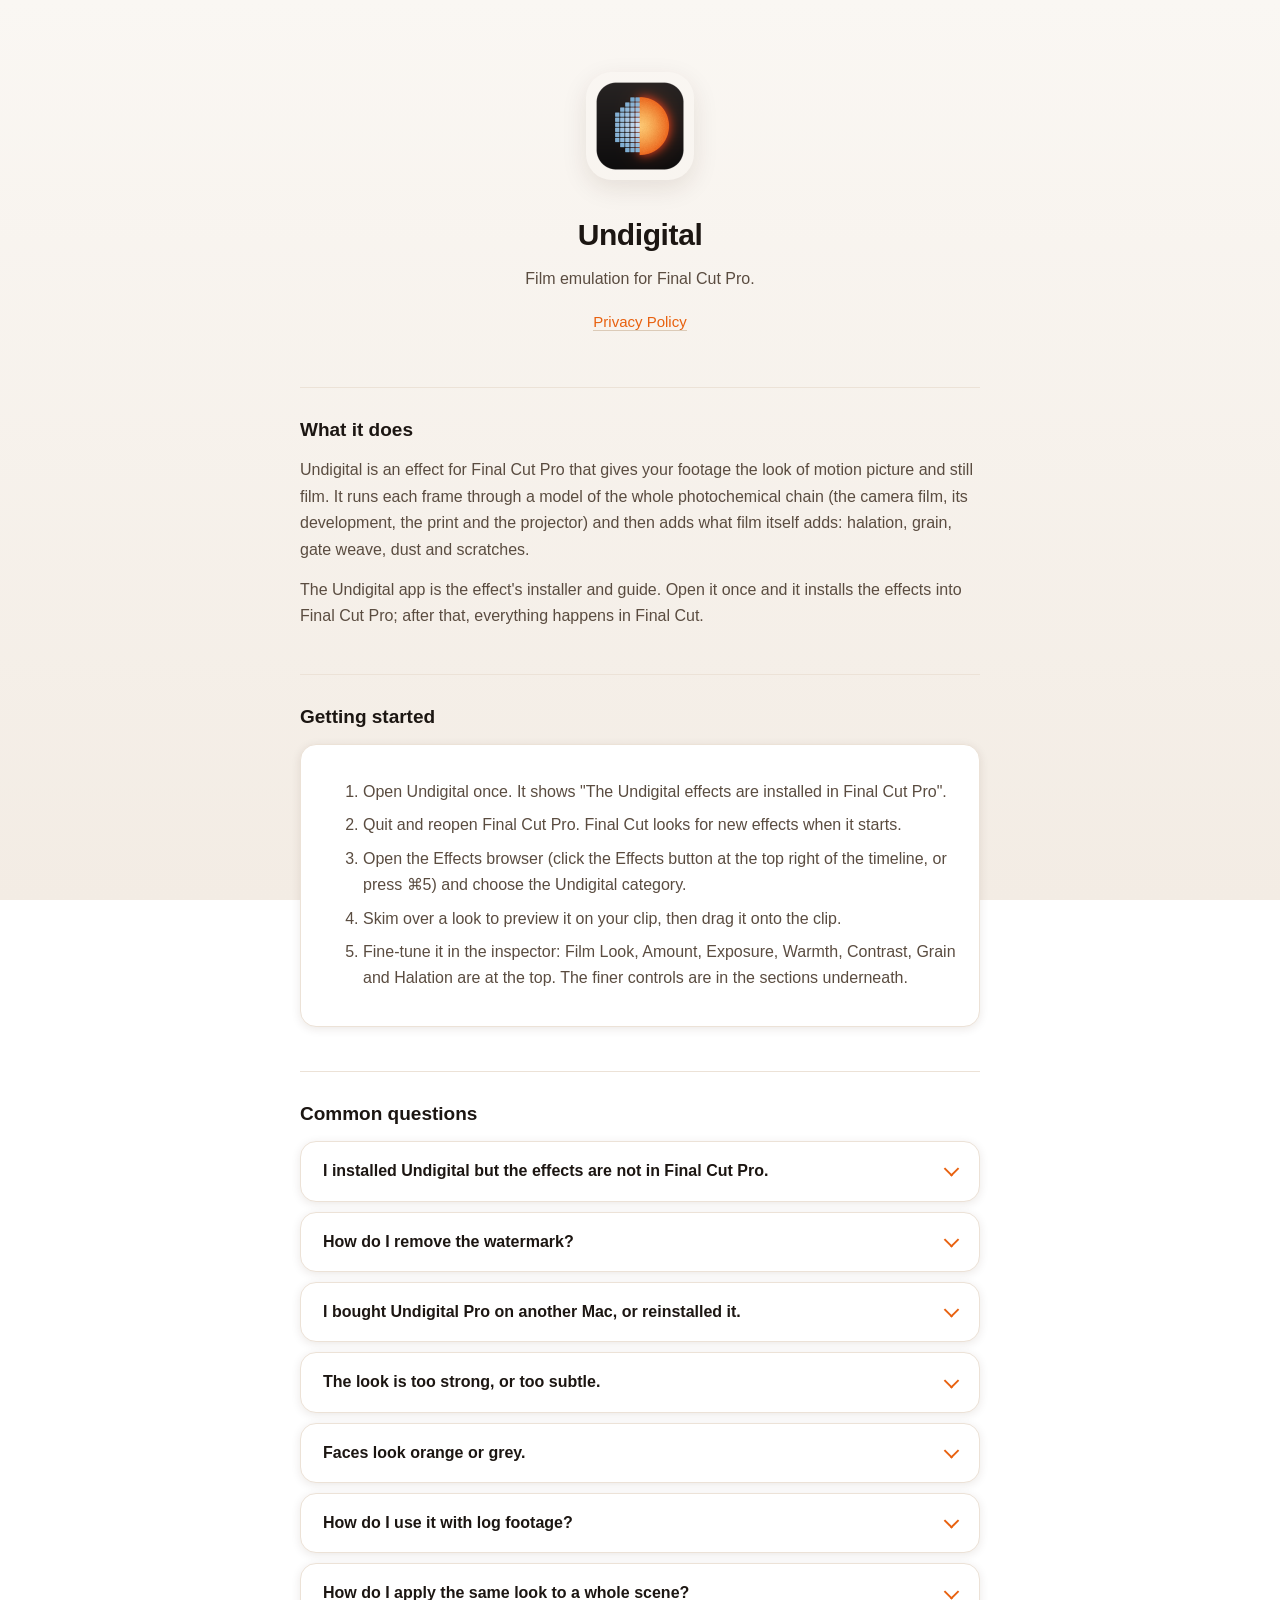
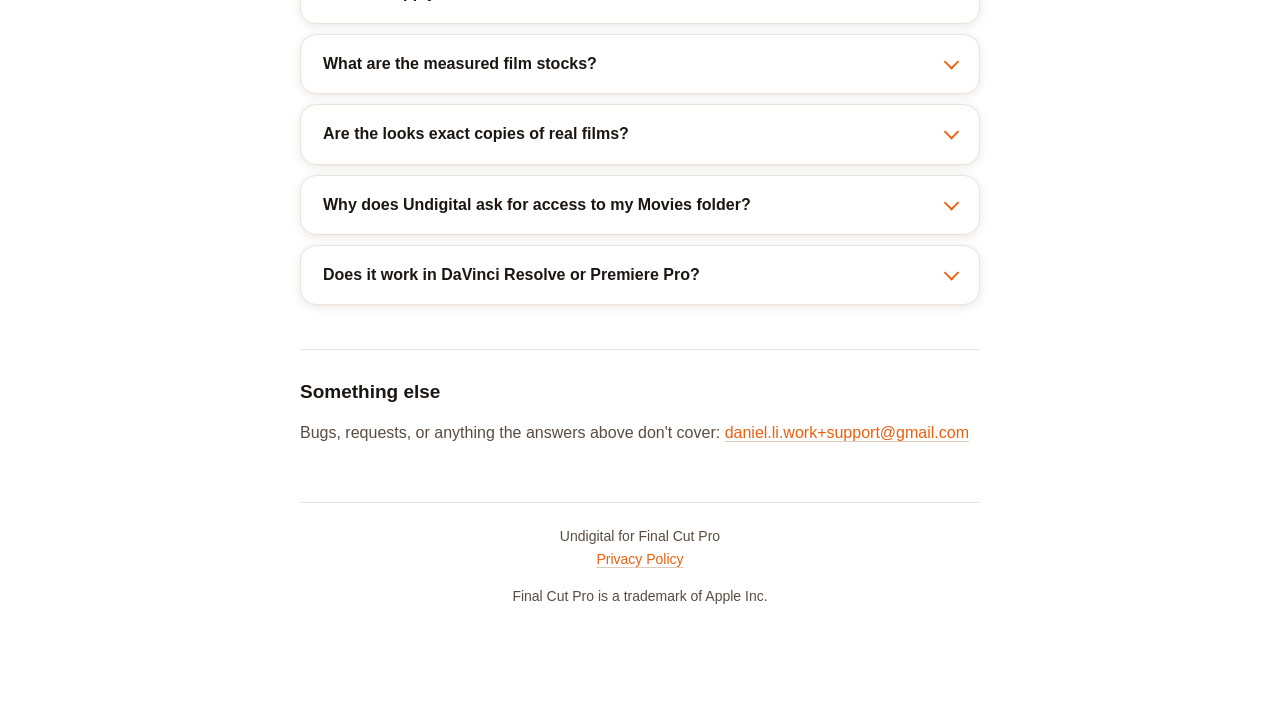
<file: index.html>
<!doctype html>
<html lang="en">
<head>
<meta charset="utf-8">
<meta name="viewport" content="width=device-width, initial-scale=1">
<title>Undigital — Support</title>
<meta name="description" content="Support and help for Undigital, a film emulation effect for Final Cut Pro on the Mac: halation, grain, print colour and gate weave.">
<meta name="theme-color" content="#e8610f" media="(prefers-color-scheme: light)">
<meta name="theme-color" content="#121110" media="(prefers-color-scheme: dark)">
<link rel="icon" href="mark.png">
<link rel="stylesheet" href="style.css">
<!-- Set before first paint so revealed content never flashes. -->
<script>document.documentElement.classList.add('js');</script>
</head>
<body>
<div class="progress" aria-hidden="true"></div>
<div class="wrap">

<header>
  <img src="mark.png" alt="Undigital app icon" width="108" height="108">
  <h1>Undigital</h1>
  <p class="tagline">Film emulation for Final Cut Pro.</p>
  <p class="nav"><a href="privacy.html">Privacy Policy</a></p>
</header>

<h2 class="reveal">What it does</h2>

<p class="reveal">Undigital is an effect for Final Cut Pro that gives your footage
the look of motion picture and still film. It runs each frame through a model of
the whole photochemical chain (the camera film, its development, the print and
the projector) and then adds what film itself adds: halation, grain, gate weave,
dust and scratches.</p>

<p class="reveal">The Undigital app is the effect's installer and guide. Open it
once and it installs the effects into Final Cut Pro; after that, everything
happens in Final Cut.</p>

<h2 id="start" class="reveal">Getting started</h2>

<div class="card reveal">
<ol>
  <li>Open Undigital once. It shows "The Undigital effects are installed in Final Cut Pro".</li>
  <li>Quit and reopen Final Cut Pro. Final Cut looks for new effects when it starts.</li>
  <li>Open the Effects browser (click the Effects button at the top right of the timeline,
  or press ⌘5) and choose the Undigital category.</li>
  <li>Skim over a look to preview it on your clip, then drag it onto the clip.</li>
  <li>Fine-tune it in the inspector: Film Look, Amount, Exposure, Warmth, Contrast,
  Grain and Halation are at the top. The finer controls are in the sections underneath.</li>
</ol>
</div>

<h2 id="faq" class="reveal">Common questions</h2>

<details class="faq reveal">
  <summary>I installed Undigital but the effects are not in Final Cut Pro.</summary>
  <div class="faq-panel"><div class="faq-body">
    <p>Open the Undigital app once, so it can install the effects, then quit Final
    Cut Pro completely (⌘Q) and open it again. Final Cut only looks for new effects
    when it starts. In the Effects browser, choose the Undigital category, or type
    "Undigital" in the browser's search field.</p>
    <p>If the Undigital window says the effects could not be installed, check that
    your Movies folder can be written to: the effects are installed in
    Movies ▸ Motion Templates. Then open Undigital again.</p>
  </div></div>
</details>

<details class="faq reveal">
  <summary>How do I remove the watermark?</summary>
  <div class="faq-panel"><div class="faq-body">
    <p>Undigital is free to use, and every look and control works, with an
    Undigital watermark on the picture. Undigital Pro, one purchase with no
    subscription, removes it. Open the Undigital app and click Remove Watermark.</p>
    <p>If Final Cut Pro was open when you bought it, quit and reopen it. Clips
    Final Cut had already rendered keep the watermark until their render files
    are deleted: select the library, choose File ▸ Delete Generated Library
    Files, then Delete Render Files.</p>
  </div></div>
</details>

<details class="faq reveal">
  <summary>I bought Undigital Pro on another Mac, or reinstalled it.</summary>
  <div class="faq-panel"><div class="faq-body">
    <p>Open the Undigital app on this Mac, signed in to the App Store with the
    same Apple Account, and click Restore Purchases. Then restart Final Cut Pro.</p>
  </div></div>
</details>

<details class="faq reveal">
  <summary>The look is too strong, or too subtle.</summary>
  <div class="faq-panel"><div class="faq-body">
    <p>Amount, the second row of the inspector, sets how much of the whole effect
    you see, from 0% (your original picture) to 100%. For a stronger texture, raise
    Grain and Halation; for a different colour, try another Film Look or add a
    Colour Style on top. To compare with the original, untick the Undigital
    checkbox in the inspector.</p>
  </div></div>
</details>

<details class="faq reveal">
  <summary>Faces look orange or grey.</summary>
  <div class="faq-panel"><div class="faq-body">
    <p>Set Exposure first so faces sit where you want them: film is kind to a
    slightly bright clip and harsh to a dark one. If skin still looks wrong, ease
    off Colour Separation (in Camera Film) or lower Style Amount.</p>
  </div></div>
</details>

<details class="faq reveal">
  <summary>How do I use it with log footage?</summary>
  <div class="faq-panel"><div class="faq-body">
    <p>If Final Cut Pro is already converting your log footage (its log
    conversion is on in the clip's settings), leave Camera on Automatic. If you
    have switched Final Cut's conversion off, open Source Footage in the inspector
    and choose your camera's log under Camera.</p>
  </div></div>
</details>

<details class="faq reveal">
  <summary>How do I apply the same look to a whole scene?</summary>
  <div class="faq-panel"><div class="faq-body">
    <p>Copy a graded clip (⌘C), select the other clips, then choose
    Edit ▸ Paste Attributes and tick Undigital. To keep a look for later, click
    Save Effects Preset at the bottom of the inspector; it appears in the Effects
    browser.</p>
  </div></div>
</details>

<details class="faq reveal">
  <summary>What are the measured film stocks?</summary>
  <div class="faq-panel"><div class="faq-body">
    <p>An optional, free download offered in the Undigital window: more film
    stocks and prints built from the film makers' published datasheets, about
    6 MB. The data is by Andrea Volpato (the spektrafilm project), licensed
    CC BY-SA 4.0. The download only happens when you click the button.</p>
  </div></div>
</details>

<details class="faq reveal">
  <summary>Are the looks exact copies of real films?</summary>
  <div class="faq-panel"><div class="faq-body">
    <p>No. The built-in stocks are models of how each kind of film behaves, and
    the film looks in the Film Look menu are matched to well-known films, not
    measured from the films themselves. Film
    names in the app say which product a look is modelled on or matched to.
    Undigital is not affiliated with, or endorsed by, their makers.</p>
  </div></div>
</details>

<details class="faq reveal">
  <summary>Why does Undigital ask for access to my Movies folder?</summary>
  <div class="faq-panel"><div class="faq-body">
    <p>Final Cut Pro finds effects in Movies ▸ Motion Templates, so that is where
    Undigital installs them. It does not read your films or anything else in that
    folder.</p>
  </div></div>
</details>

<details class="faq reveal">
  <summary>Does it work in DaVinci Resolve or Premiere Pro?</summary>
  <div class="faq-panel"><div class="faq-body">
    <p>Not yet. Undigital works in Final Cut Pro. It runs on Apple
    silicon and Intel Macs.</p>
  </div></div>
</details>

<h2 class="reveal">Something else</h2>

<p class="reveal">Bugs, requests, or anything the answers above don't cover:
<a href="mailto:daniel.li.work+support@gmail.com">daniel.li.work+support@gmail.com</a></p>

<footer>
  <p>Undigital for Final Cut Pro<br>
  <a href="privacy.html">Privacy Policy</a></p>
  <p>Final Cut Pro is a trademark of Apple Inc.</p>
</footer>

</div>
<script src="site.js" defer></script>
</body>
</html>
</file>
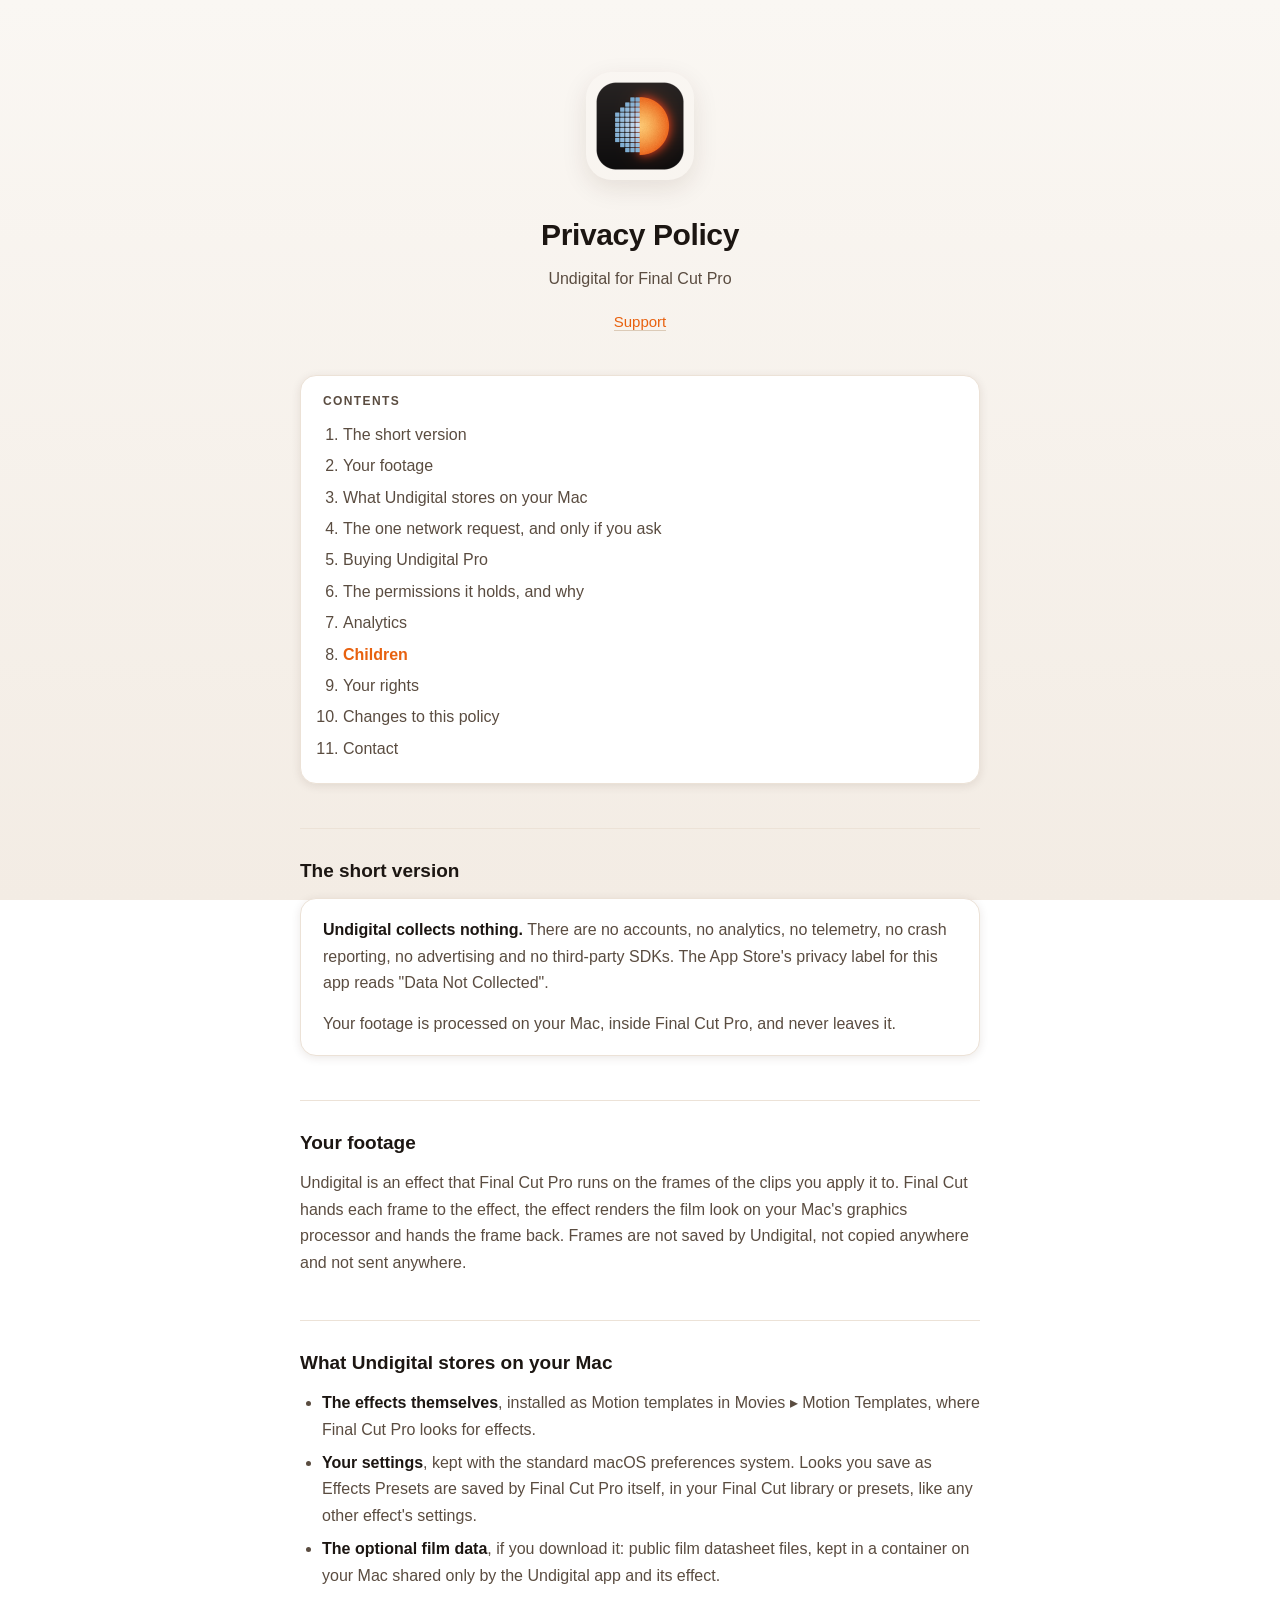
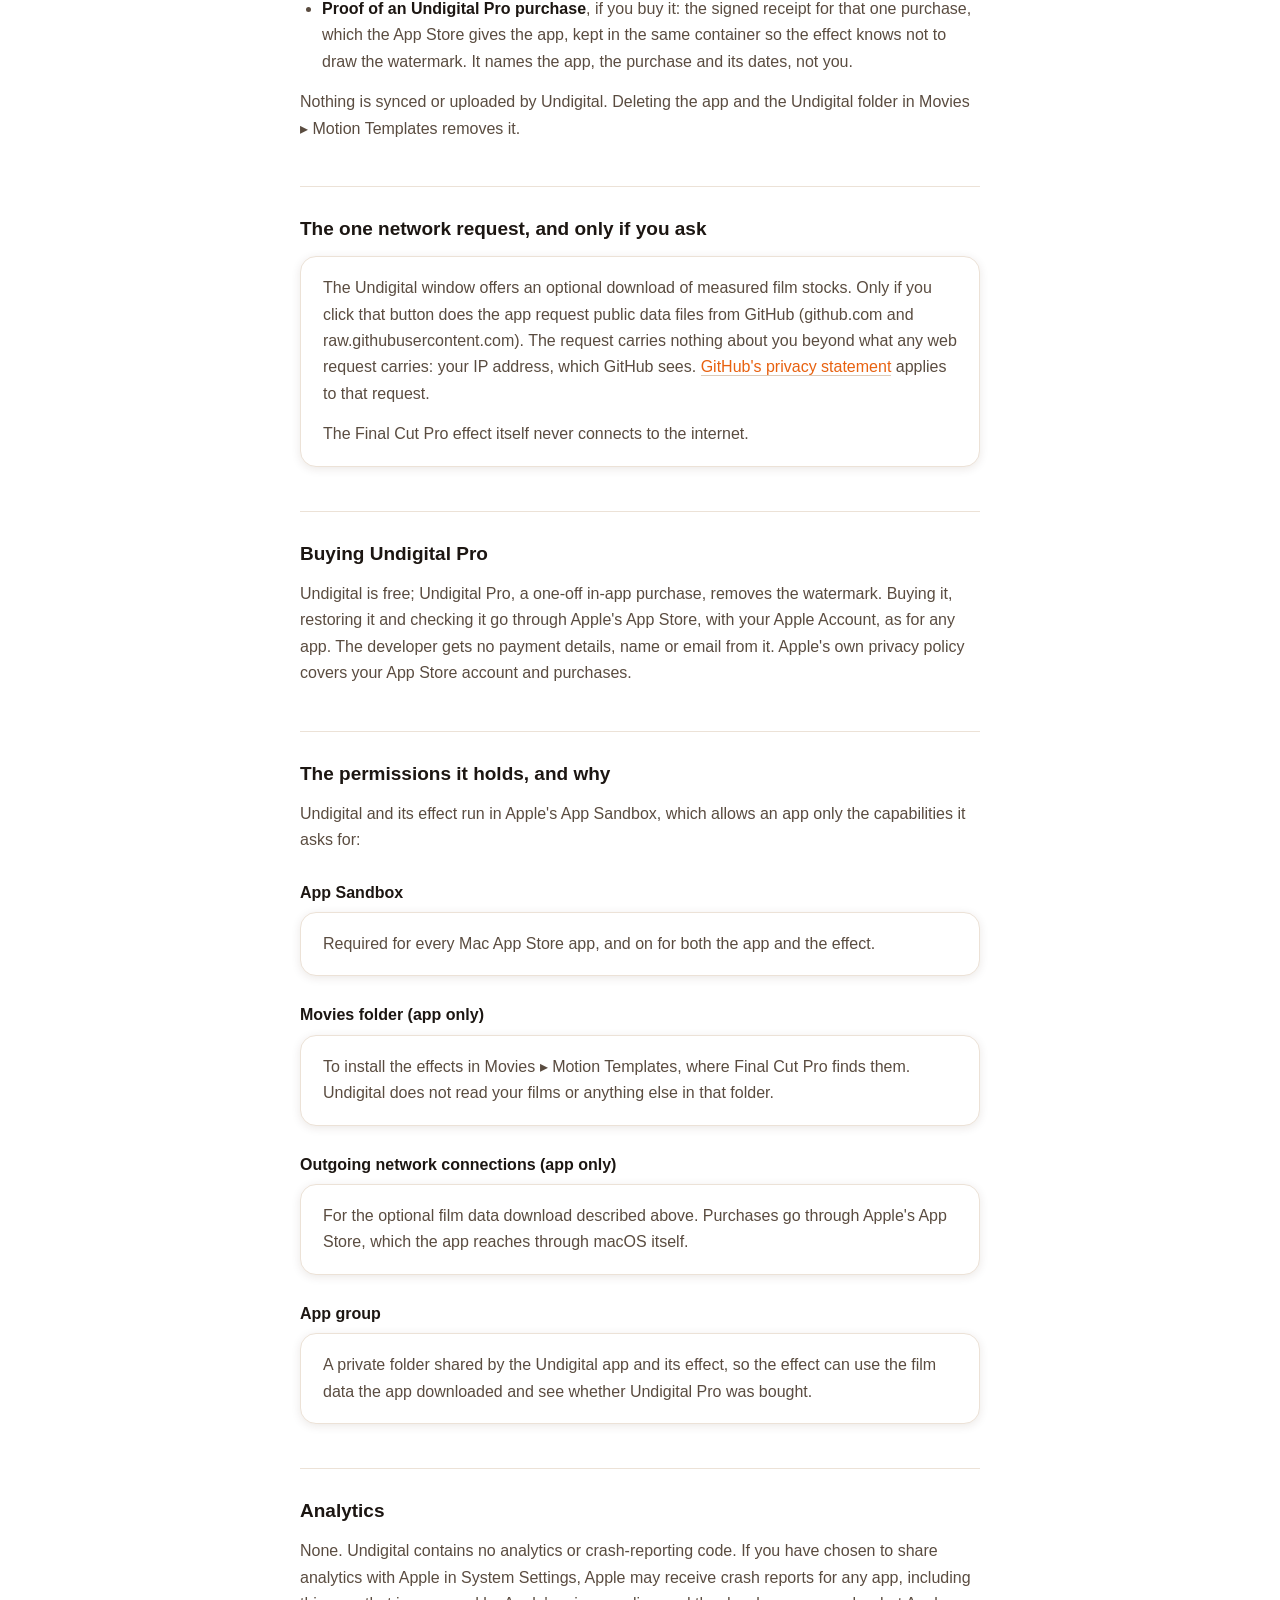
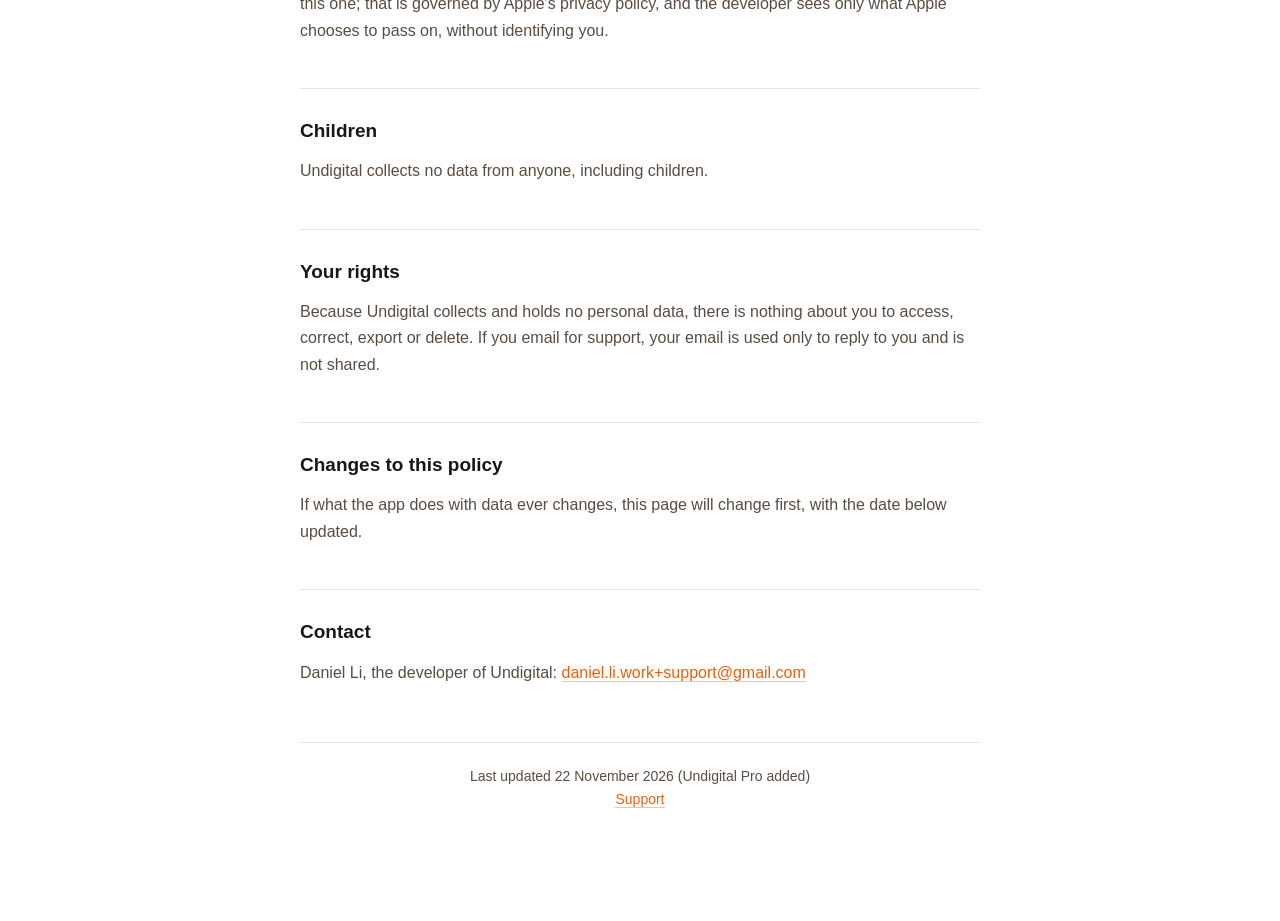
<file: privacy.html>
<!doctype html>
<html lang="en">
<head>
<meta charset="utf-8">
<meta name="viewport" content="width=device-width, initial-scale=1">
<title>Undigital — Privacy Policy</title>
<meta name="description" content="Privacy policy for Undigital. The app and its Final Cut Pro effect collect no data, have no accounts, and make no network requests except an optional film-data download you start yourself.">
<meta name="theme-color" content="#e8610f" media="(prefers-color-scheme: light)">
<meta name="theme-color" content="#121110" media="(prefers-color-scheme: dark)">
<link rel="icon" href="mark.png">
<link rel="stylesheet" href="style.css">
<!-- Set before first paint so revealed content never flashes. -->
<script>document.documentElement.classList.add('js');</script>
</head>
<body>
<div class="progress" aria-hidden="true"></div>
<div class="wrap">

<header>
  <img src="mark.png" alt="Undigital app icon" width="108" height="108">
  <h1>Privacy Policy</h1>
  <p class="tagline">Undigital for Final Cut Pro</p>
  <p class="nav"><a href="index.html">Support</a></p>
</header>

<nav class="toc reveal" aria-labelledby="toc-heading">
  <h2 id="toc-heading">Contents</h2>
  <ol>
    <li><a href="#short">The short version</a></li>
    <li><a href="#footage">Your footage</a></li>
    <li><a href="#stored">What Undigital stores on your Mac</a></li>
    <li><a href="#network">The one network request, and only if you ask</a></li>
    <li><a href="#purchase">Buying Undigital Pro</a></li>
    <li><a href="#entitlements">The permissions it holds, and why</a></li>
    <li><a href="#analytics">Analytics</a></li>
    <li><a href="#children">Children</a></li>
    <li><a href="#rights">Your rights</a></li>
    <li><a href="#changes">Changes to this policy</a></li>
    <li><a href="#contact">Contact</a></li>
  </ol>
</nav>

<h2 id="short" class="reveal">The short version</h2>

<div class="card reveal">
<p><strong>Undigital collects nothing.</strong> There are no accounts, no
analytics, no telemetry, no crash reporting, no advertising and no third-party
SDKs. The App Store's privacy label for this app reads "Data Not Collected".</p>
<p>Your footage is processed on your Mac, inside Final Cut Pro, and never
leaves it.</p>
</div>

<h2 id="footage" class="reveal">Your footage</h2>

<p class="reveal">Undigital is an effect that Final Cut Pro runs on the frames of
the clips you apply it to. Final Cut hands each frame to the effect, the effect
renders the film look on your Mac's graphics processor and hands the frame back.
Frames are not saved by Undigital, not copied anywhere and not sent anywhere.</p>

<h2 id="stored" class="reveal">What Undigital stores on your Mac</h2>

<ul class="reveal">
  <li><strong>The effects themselves</strong>, installed as Motion templates in
  Movies ▸ Motion Templates, where Final Cut Pro looks for effects.</li>
  <li><strong>Your settings</strong>, kept with the standard macOS preferences
  system. Looks you save as Effects Presets are saved by Final Cut Pro itself, in
  your Final Cut library or presets, like any other effect's settings.</li>
  <li><strong>The optional film data</strong>, if you download it: public film
  datasheet files, kept in a container on your Mac shared only by the Undigital
  app and its effect.</li>
  <li><strong>Proof of an Undigital Pro purchase</strong>, if you buy it: the
  signed receipt for that one purchase, which the App Store gives the app, kept in
  the same container so the effect knows not to draw the watermark. It names the
  app, the purchase and its dates, not you.</li>
</ul>

<p class="reveal">Nothing is synced or uploaded by Undigital. Deleting the app and
the Undigital folder in Movies ▸ Motion Templates removes it.</p>

<h2 id="network" class="reveal">The one network request, and only if you ask</h2>

<div class="card reveal">
<p>The Undigital window offers an optional download of measured film stocks.
Only if you click that button does the app request public data files from
GitHub (github.com and raw.githubusercontent.com). The request carries nothing
about you beyond what any web request carries: your IP address, which GitHub
sees. <a href="https://docs.github.com/en/site-policy/privacy-policies/github-general-privacy-statement" rel="noopener">GitHub's
privacy statement</a> applies to that request.</p>
<p>The Final Cut Pro effect itself never connects to the internet.</p>
</div>

<h2 id="purchase" class="reveal">Buying Undigital Pro</h2>

<p class="reveal">Undigital is free; Undigital Pro, a one-off in-app purchase,
removes the watermark. Buying it, restoring it and checking it go through Apple's
App Store, with your Apple Account, as for any app. The developer gets no payment
details, name or email from it. Apple's own privacy policy covers your App Store
account and purchases.</p>

<h2 id="entitlements" class="reveal">The permissions it holds, and why</h2>

<p class="reveal">Undigital and its effect run in Apple's App Sandbox, which
allows an app only the capabilities it asks for:</p>

<h3 class="reveal">App Sandbox</h3>
<div class="card reveal"><p>Required for every Mac App Store app, and on for both
the app and the effect.</p></div>

<h3 class="reveal">Movies folder (app only)</h3>
<div class="card reveal"><p>To install the effects in Movies ▸ Motion Templates,
where Final Cut Pro finds them. Undigital does not read your films or anything
else in that folder.</p></div>

<h3 class="reveal">Outgoing network connections (app only)</h3>
<div class="card reveal"><p>For the optional film data download described above.
Purchases go through Apple's App Store, which the app reaches through macOS
itself.</p></div>

<h3 class="reveal">App group</h3>
<div class="card reveal"><p>A private folder shared by the Undigital app and its
effect, so the effect can use the film data the app downloaded and see whether
Undigital Pro was bought.</p></div>

<h2 id="analytics" class="reveal">Analytics</h2>

<p class="reveal">None. Undigital contains no analytics or crash-reporting code.
If you have chosen to share analytics with Apple in System Settings, Apple may
receive crash reports for any app, including this one; that is governed by
Apple's privacy policy, and the developer sees only what Apple chooses to pass
on, without identifying you.</p>

<h2 id="children" class="reveal">Children</h2>

<p class="reveal">Undigital collects no data from anyone, including children.</p>

<h2 id="rights" class="reveal">Your rights</h2>

<p class="reveal">Because Undigital collects and holds no personal data, there is
nothing about you to access, correct, export or delete. If you email for support,
your email is used only to reply to you and is not shared.</p>

<h2 id="changes" class="reveal">Changes to this policy</h2>

<p class="reveal">If what the app does with data ever changes, this page will
change first, with the date below updated.</p>

<h2 id="contact" class="reveal">Contact</h2>

<p class="reveal">Daniel Li, the developer of Undigital:
<a href="mailto:daniel.li.work+support@gmail.com">daniel.li.work+support@gmail.com</a></p>

<footer>
  <p>Last updated 22 November 2026 (Undigital Pro added)<br>
  <a href="index.html">Support</a></p>
</footer>

</div>
<script src="site.js" defer></script>
</body>
</html>
</file>
<file: style.css>
/* Undigital support site. Palette echoes the app icon: a warm halation orange
   against near-black, with the icon's pale pixel blue as a quiet second colour.
   Dark-first like the icon, with a light variant derived from it. Structure and
   motion come from the Plimsoll support site. */
:root {
  --ground: #faf7f3;
  --ground-2: #f3ece4;
  --surface: #ffffff;
  --line: #ece2d7;
  --line-strong: #dccbb8;
  --text: #1c1612;
  --dim: #5a4c40;
  /* Kept for parity with the dark palette, not used for text (below 4.5:1). */
  --faint: #8a7a6c;
  --accent: #e8610f;
  --accent-2: #ff9a3c;
  /* Accent restated at text contrast. */
  --accent-text: #a8430a;
  --tint: #fbeee3;
  --shadow: rgba(60, 30, 10, 0.10);
  --shadow-lift: rgba(60, 30, 10, 0.16);

  --ease-out: cubic-bezier(0.23, 1, 0.32, 1);
  --ease-in-out: cubic-bezier(0.77, 0, 0.175, 1);
  --dur-hover: 160ms;
  --dur-accordion: 240ms;
  --dur-reveal: 420ms;
}

@media (prefers-color-scheme: dark) {
  :root {
    --ground: #121110;
    --ground-2: #191715;
    --surface: #1e1b19;
    --line: #2e2925;
    --line-strong: #463d36;
    --text: #f6f1ec;
    --dim: #c9bdb2;
    --faint: #8f8378;
    --accent: #ff8a2a;
    --accent-2: #ffb36b;
    --accent-text: #ffb36b;
    --tint: #2a1f17;
    --shadow: rgba(0, 0, 0, 0.35);
    --shadow-lift: rgba(0, 0, 0, 0.5);
  }
}

* { box-sizing: border-box; }

html { scroll-behavior: smooth; scroll-padding-top: 80px; }
@media (prefers-reduced-motion: reduce) {
  html { scroll-behavior: auto; }
}

body {
  margin: 0;
  padding: 0 24px 96px;
  background: linear-gradient(180deg, var(--ground) 0%, var(--ground-2) 100%);
  background-attachment: fixed;
  color: var(--text);
  font: 16px/1.65 -apple-system, BlinkMacSystemFont, "Segoe UI", Inter, sans-serif;
  -webkit-font-smoothing: antialiased;
}

.wrap { max-width: 680px; margin: 0 auto; }

/* ---------- Reading progress -------------------------------------------
   Scroll-driven where the engine has scroll timelines — Chrome and Safari
   both do — so it runs off the main thread with no scroll listener at all.
   Firefox has none yet; there site.js drives the identical transform from a
   passive, rAF-throttled listener instead.

   The animation is declared inside @supports on purpose. Left unguarded, an
   engine without scroll timelines ignores `animation-timeline`, falls back to
   the document timeline at the default 0s duration, and `both` fill paints a
   permanently full bar. Guarded, it simply stays at scaleX(0) and paints
   nothing until JS takes over. */
.progress {
  position: fixed;
  inset: 0 0 auto 0;
  height: 3px;
  transform: scaleX(0);
  transform-origin: 0 50%;
  background: linear-gradient(90deg, var(--accent), var(--accent-2));
  z-index: 20;
}
@supports (animation-timeline: scroll(root block)) {
  .progress {
    animation: progress-grow linear both;
    animation-timeline: scroll(root block);
  }
}
@keyframes progress-grow {
  from { transform: scaleX(0); }
  to { transform: scaleX(1); }
}

/* ---------- Header ------------------------------------------------------ */
header { text-align: center; padding: 72px 0 8px; }
header img {
  width: 108px; height: 108px; border-radius: 26px;
  box-shadow: 0 8px 26px var(--shadow);
}

h1 {
  font-size: 30px; font-weight: 600; letter-spacing: -0.4px;
  margin: 22px 0 6px;
}
.tagline { color: var(--dim); margin: 0 0 8px; }

h2 {
  font-size: 19px; font-weight: 600; margin: 44px 0 12px;
  padding-top: 26px; border-top: 1px solid var(--line);
  scroll-margin-top: 84px;
}
h3 { font-size: 16px; font-weight: 600; margin: 26px 0 6px; color: var(--text); }

p, li { color: var(--dim); }
p { margin: 0 0 14px; }
ul { padding-left: 22px; margin: 0 0 14px; }
li { margin-bottom: 7px; }
strong { color: var(--text); font-weight: 600; }

a {
  color: var(--accent);
  text-decoration: none;
  border-bottom: 1px solid var(--line-strong);
  transition: border-bottom-color var(--dur-hover) ease,
              color var(--dur-hover) ease;
}
@media (hover: hover) and (pointer: fine) {
  a:hover { border-bottom-color: var(--accent); color: var(--accent-text); }
}
a:focus-visible {
  outline: 2px solid var(--accent);
  outline-offset: 3px;
  border-radius: 3px;
}

.card {
  background: var(--surface);
  border: 1px solid var(--line);
  border-radius: 16px;
  padding: 18px 22px;
  margin: 0 0 14px;
  box-shadow: 0 2px 10px var(--shadow);
}
.card p:last-child { margin-bottom: 0; }

.nav { text-align: center; margin: 18px 0 0; font-size: 15px; }
.nav a { margin: 0 10px; }

footer {
  margin-top: 56px; padding-top: 22px; border-top: 1px solid var(--line);
  color: var(--dim); font-size: 14px; text-align: center;
}

code {
  background: rgba(232, 97, 15, .10); padding: 2px 6px;
  border-radius: 5px; font-size: 14px; color: var(--accent);
}

/* ---------- FAQ accordion ----------------------------------------------
   Native <details>, so it opens and closes with no JS at all; the
   transition is progressive enhancement on top. */
.faq {
  background: var(--surface);
  border: 1px solid var(--line);
  border-radius: 16px;
  margin: 0 0 10px;
  box-shadow: 0 2px 10px var(--shadow);
  transition: box-shadow var(--dur-hover) ease,
              border-color var(--dur-hover) ease;
}
@media (hover: hover) and (pointer: fine) {
  .faq:hover { border-color: var(--line-strong); }
}
.faq[open] { box-shadow: 0 6px 20px var(--shadow-lift); }

.faq summary {
  cursor: pointer;
  list-style: none;
  padding: 16px 52px 16px 22px;
  position: relative;
  font-size: 16px;
  font-weight: 600;
  color: var(--text);
  border-radius: 16px;
}
.faq summary::-webkit-details-marker { display: none; }
.faq summary:focus-visible {
  outline: 2px solid var(--accent);
  outline-offset: -2px;
}

/* Chevron, drawn in CSS so there's no asset to load. */
.faq summary::after {
  content: "";
  position: absolute;
  right: 22px; top: 50%;
  width: 9px; height: 9px;
  border-right: 2px solid var(--accent);
  border-bottom: 2px solid var(--accent);
  transform: translateY(-70%) rotate(45deg);
  transform-origin: center;
  transition: transform var(--dur-accordion) var(--ease-out);
}
.faq[open] summary::after { transform: translateY(-25%) rotate(225deg); }

/* The panel is a one-row grid animated 0fr -> 1fr. That interpolates in
   Chrome, Safari and Firefox alike. The obvious alternative — transitioning
   ::details-content's block-size to `auto` — additionally needs
   `interpolate-size: allow-keywords`, which Safari and Firefox do not
   support, so there the accordion silently snapped open with no transition.

   The row is minmax(0, Nfr) rather than a bare Nfr on purpose. A bare `0fr`
   means minmax(auto, 0fr), and that auto floor is the item's own padding —
   measured at 18px in both Chrome and Safari, so every closed question kept a
   visible strip. An explicit 0 minimum removes the floor; .faq-panel then
   clips the padding that overflows it. */
.faq-panel {
  display: grid;
  grid-template-rows: minmax(0, 0fr);
  overflow: hidden;
  transition: grid-template-rows var(--dur-accordion) var(--ease-out);
}
.faq[open] > .faq-panel { grid-template-rows: minmax(0, 1fr); }
/* site.js sets these while it drives a transition, so the row has a value to
   travel from. Same specificity as the [open] rule above, so order decides. */
.faq.is-collapsed > .faq-panel { grid-template-rows: minmax(0, 0fr); }
.faq.is-expanded > .faq-panel { grid-template-rows: minmax(0, 1fr); }

.faq-body { min-height: 0; padding: 0 22px 18px; }
.faq-body p { margin: 0 0 12px; }
.faq-body p:last-child { margin-bottom: 0; }

/* ---------- Table of contents ------------------------------------------ */
.toc {
  background: var(--surface);
  border: 1px solid var(--line);
  border-radius: 16px;
  padding: 16px 22px;
  margin: 32px 0 0;
  box-shadow: 0 2px 10px var(--shadow);
}
.toc h2 {
  border: 0; padding: 0; margin: 0 0 10px;
  font-size: 12px; letter-spacing: 1.4px; text-transform: uppercase;
  color: var(--dim);
}
.toc ol { margin: 0; padding-left: 20px; }
.toc li { margin-bottom: 5px; }
.toc a {
  border-bottom: 0;
  color: var(--dim);
  transition: color var(--dur-hover) ease;
}
@media (hover: hover) and (pointer: fine) {
  .toc a:hover { color: var(--accent); }
}
.toc a[aria-current="true"] { color: var(--accent); font-weight: 600; }

/* ---------- Scroll reveal ----------------------------------------------
   Only applied when JS is running, so the pages are fully readable with
   scripting off — which matters for a legal document. */
.js .reveal {
  opacity: 0;
  transform: translateY(10px);
  transition: opacity var(--dur-reveal) var(--ease-out),
              transform var(--dur-reveal) var(--ease-out);
  transition-delay: calc(var(--reveal-i, 0) * 55ms);
}
.js .reveal.is-visible {
  opacity: 1;
  transform: none;
}

@media (prefers-reduced-motion: reduce) {
  /* Keep the fade — it still signals arrival — but drop the movement. */
  .js .reveal { transform: none; transition: opacity 200ms ease; }
  .faq summary::after,
  .faq-panel { transition: none; }
  .progress { display: none; }
}

@media (max-width: 520px) {
  header { padding-top: 48px; }
  h1 { font-size: 25px; }
  .faq summary { padding: 15px 46px 15px 18px; font-size: 15.5px; }
  .faq-body { padding: 0 18px 16px; }
  .toc { padding: 14px 18px; }
}
</file>
